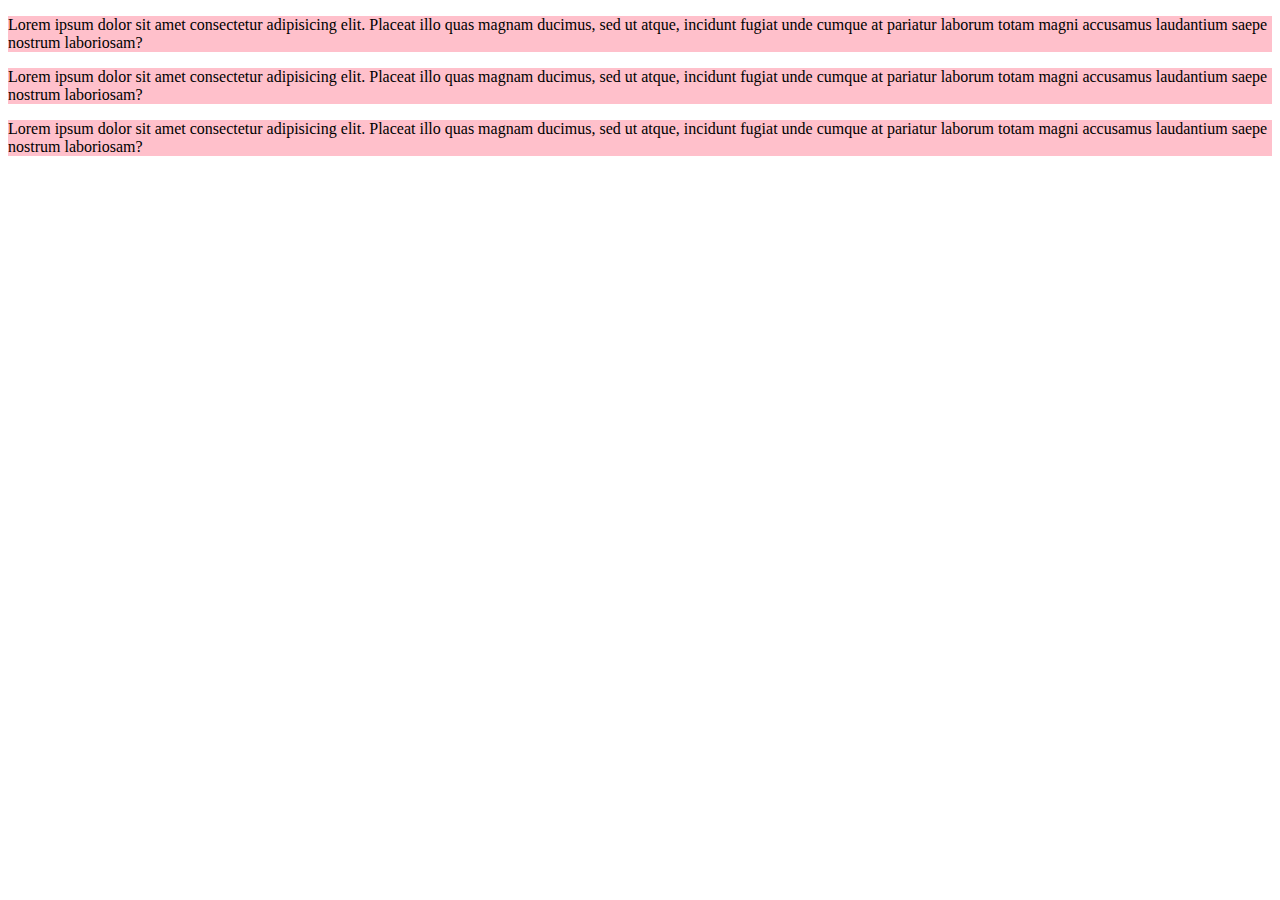
<file: Selectors and Event Handling/index.html>
<!DOCTYPE html>
<html lang="en">
  <head>
    <meta charset="UTF-8" />
    <meta http-equiv="X-UA-Compatible" content="IE=edge" />
    <meta name="viewport" content="width=device-width, initial-scale=1.0" />
    <title>Document</title>
  </head>
  <body>
    <!-- <h1>
      Lorem ipsum dolor sit amet consectetur adipisicing elit. Ex reiciendis
      possimus itaque illum atque mollitia illo, earum repellat dolorum.
    </h1> -->
    <!-- <input id="blogTitle" type="text" placeholder="What to read next?" />
    <button>Save Post</button>
    <hr />
    <ul id="allPosts"></ul> -->
    <p class="intro">
      Lorem ipsum dolor sit amet consectetur adipisicing elit. Placeat illo quas
      magnam ducimus, sed ut atque, incidunt fugiat unde cumque at pariatur
      laborum totam magni accusamus laudantium saepe nostrum laboriosam?
    </p>
    <p class="intro">
      Lorem ipsum dolor sit amet consectetur adipisicing elit. Placeat illo quas
      magnam ducimus, sed ut atque, incidunt fugiat unde cumque at pariatur
      laborum totam magni accusamus laudantium saepe nostrum laboriosam?
    </p>
    <p class="intro">
      Lorem ipsum dolor sit amet consectetur adipisicing elit. Placeat illo quas
      magnam ducimus, sed ut atque, incidunt fugiat unde cumque at pariatur
      laborum totam magni accusamus laudantium saepe nostrum laboriosam?
    </p>
    <script src="script.js"></script>
  </body>
</html>
</file>
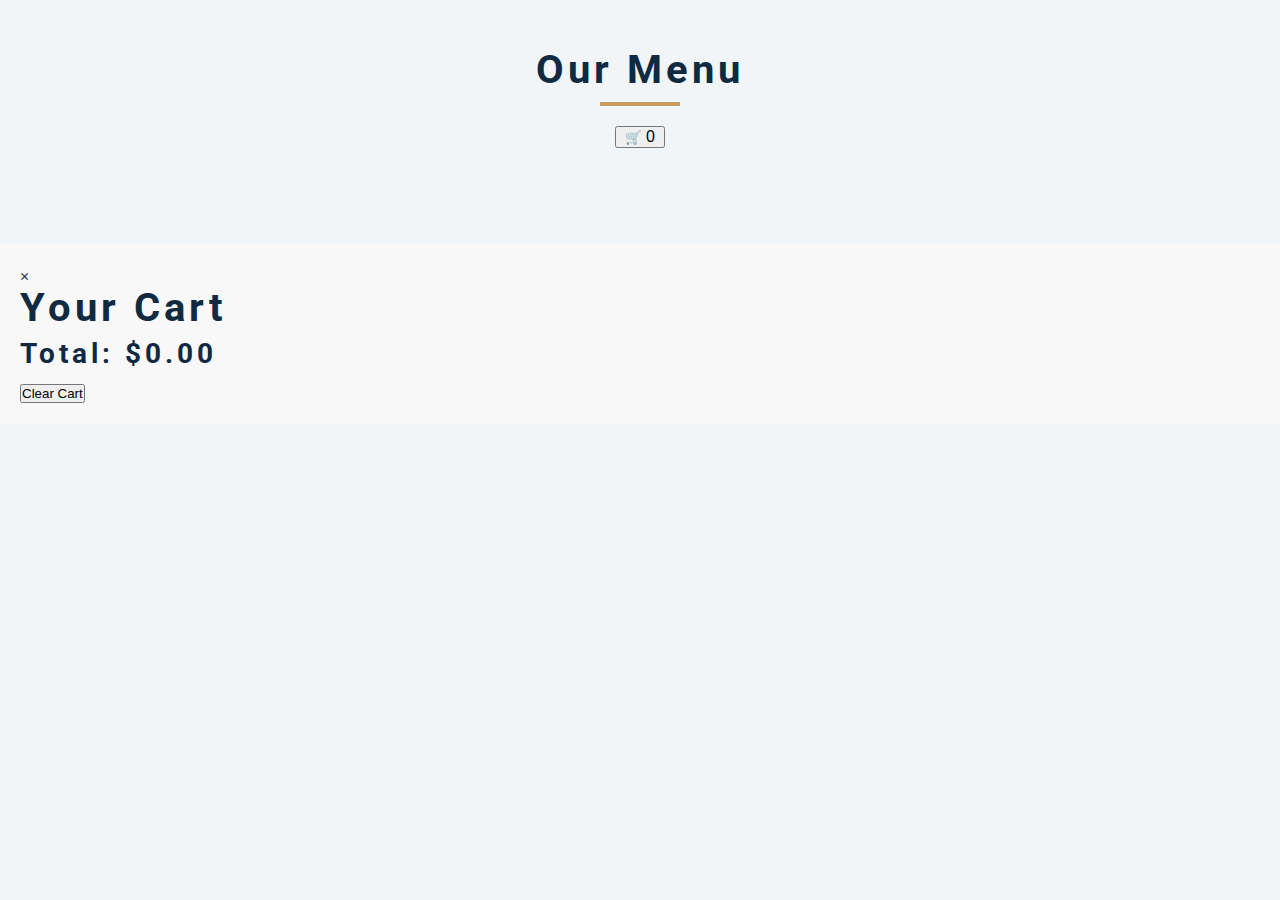
<file: 08-menu-2/final/index.html>
<!DOCTYPE html>
<html lang="en">
  <head>
    <meta charset="UTF-8" />
    <meta name="viewport" content="width=device-width, initial-scale=1.0" />
    <title>Menu</title>
    <link rel="stylesheet" href="styles.css" />
  </head>
  <body>
    <header>
      <div class="title" style="margin-top: 50px">
        <h2>our menu</h2>

        <div class="underline"></div>
        <button class="cart-btn" style="margin-top: 20px; width: 50px">
          <span class="cart-icon">&#128722;</span>
          <span class="cart-items" style="font-size: 16px">0</span>
        </button>
      </div>
    </header>
    <div class="btn-container">
      <!-- Category buttons will be dynamically added here -->
    </div>

    <section class="section-center">
      <!-- Menu items will be dynamically added here -->
    </section>

    <div class="cart-overlay">
      <div class="cart">
        <span class="cart-close">&times;</span>
        <h2>Your Cart</h2>
        <div class="cart-content">
          <!-- Cart items will be dynamically added here -->
        </div>
        <div class="cart-footer">
          <h3>Total: <span class="cart-total">$0.00</span></h3>
          <button class="clear-cart">Clear Cart</button>
        </div>
      </div>
    </div>

    <script src="app.js"></script>
  </body>
</html>
</file>
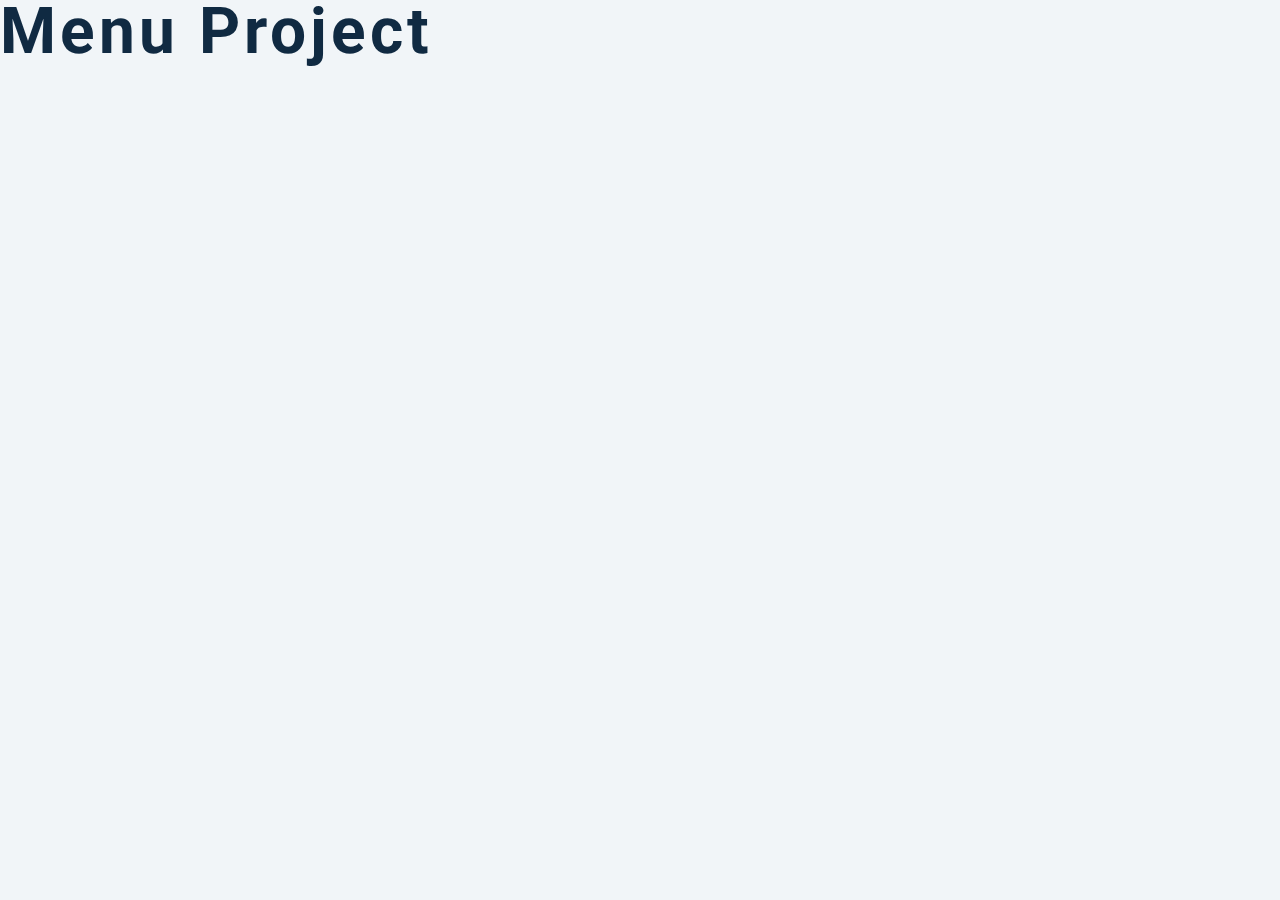
<file: 08-menu-2/setup/index.html>
<!DOCTYPE html>
<html lang="en">
  <head>
    <meta charset="UTF-8" />
    <meta name="viewport" content="width=device-width, initial-scale=1.0" />
    <title>Starter</title>
    <!-- font-awesome -->
    <link
      rel="stylesheet"
      href="https://cdnjs.cloudflare.com/ajax/libs/font-awesome/5.14.0/css/all.min.css"
    />
    <!-- styles -->
    <link rel="stylesheet" href="styles.css" />
  </head>
  <body>
    <h1>menu project</h1>
    <!-- javascript -->
    <script src="app.js"></script>
  </body>
</html>
</file>
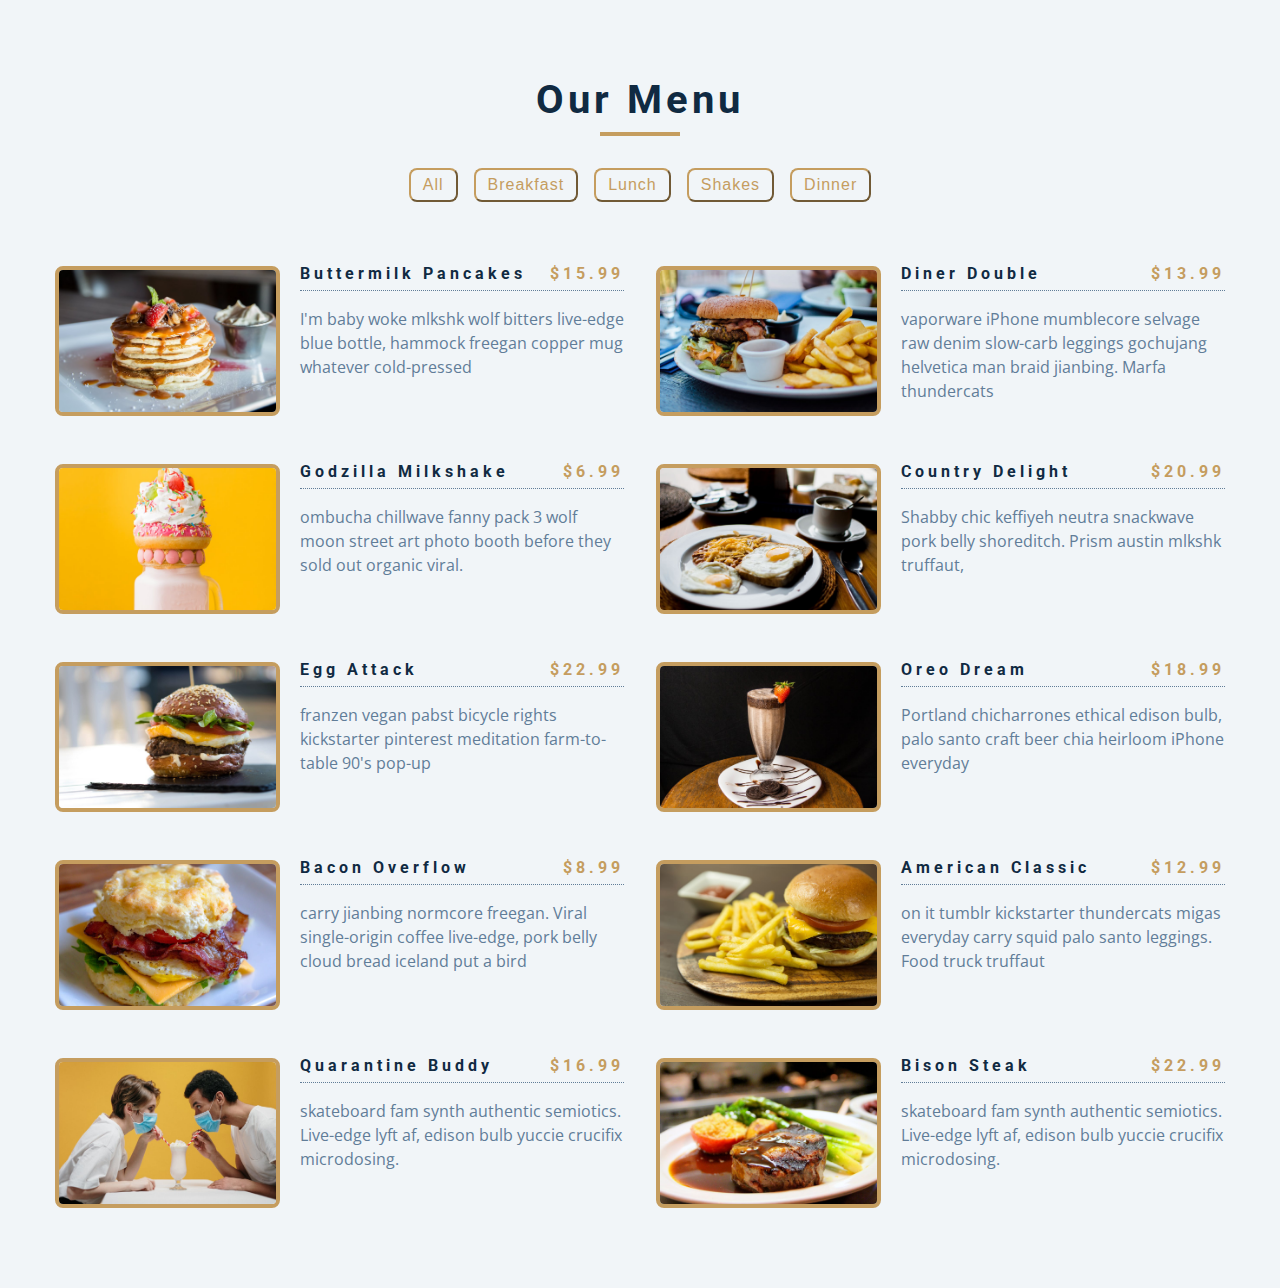
<file: 08-menu/final/index.html>
<!DOCTYPE html>
<html lang="en">
  <head>
    <meta charset="UTF-8" />
    <meta name="viewport" content="width=device-width, initial-scale=1.0" />
    <title>Menu</title>
    <!-- font-awesome -->
    <link
      rel="stylesheet"
      href="https://cdnjs.cloudflare.com/ajax/libs/font-awesome/5.14.0/css/all.min.css"
    />
    <!-- styles -->
    <link rel="stylesheet" href="styles.css" />
  </head>
  <body>
    <section class="menu">
      <!-- title -->
      <div class="title">
        <h2>our menu</h2>
        <div class="underline"></div>
      </div>
      <!-- filter buttons -->
      <div class="btn-container">
        <!-- <button type="button" class="filter-btn" data-id="all">all</button>
        <button type="button" class="filter-btn" data-id="breakfast">
          breakfast
        </button>
        <button type="button" class="filter-btn" data-id="lunch">lunch</button>
        <button type="button" class="filter-btn" data-id="shakes">
          shakes
        </button> -->
      </div>
      <!-- menu items -->
      <div class="section-center">
        <!-- single item -->
        <article class="menu-item">
          <img src="./menu-item.jpeg" alt="menu item" class="photo" />
          <div class="item-info">
            <header>
              <h4>buttermilk pancakes</h4>
              <h4 class="price">$15</h4>
            </header>
            <p class="item-text">
              Lorem ipsum dolor sit amet consectetur adipisicing elit.
              Repudiandae, sint quam. Et reprehenderit fugiat nesciunt inventore
              laboriosam excepturi! Quo, officia.
            </p>
          </div>
        </article>
        <!-- end of single item -->
        <!-- single item -->
        <article class="menu-item">
          <img src="./menu-item.jpeg" alt="menu item" class="photo" />
          <div class="item-info">
            <header>
              <h4>buttermilk pancakes</h4>
              <h4 class="price">$15</h4>
            </header>
            <p class="item-text">
              Lorem ipsum dolor sit amet consectetur adipisicing elit.
              Repudiandae, sint quam. Et reprehenderit fugiat nesciunt inventore
              laboriosam excepturi! Quo, officia.
            </p>
          </div>
        </article>
        <!-- end of single item -->
        <!-- single item -->
        <article class="menu-item">
          <img src="./menu-item.jpeg" alt="menu item" class="photo" />
          <div class="item-info">
            <header>
              <h4>buttermilk pancakes</h4>
              <h4 class="price">$15</h4>
            </header>
            <p class="item-text">
              Lorem ipsum dolor sit amet consectetur adipisicing elit.
              Repudiandae, sint quam. Et reprehenderit fugiat nesciunt inventore
              laboriosam excepturi! Quo, officia.
            </p>
          </div>
        </article>
        <!-- end of single item -->
      </div>
    </section>
    <!-- javascript -->
    <script src="app.js"></script>
  </body>
</html>
</file>
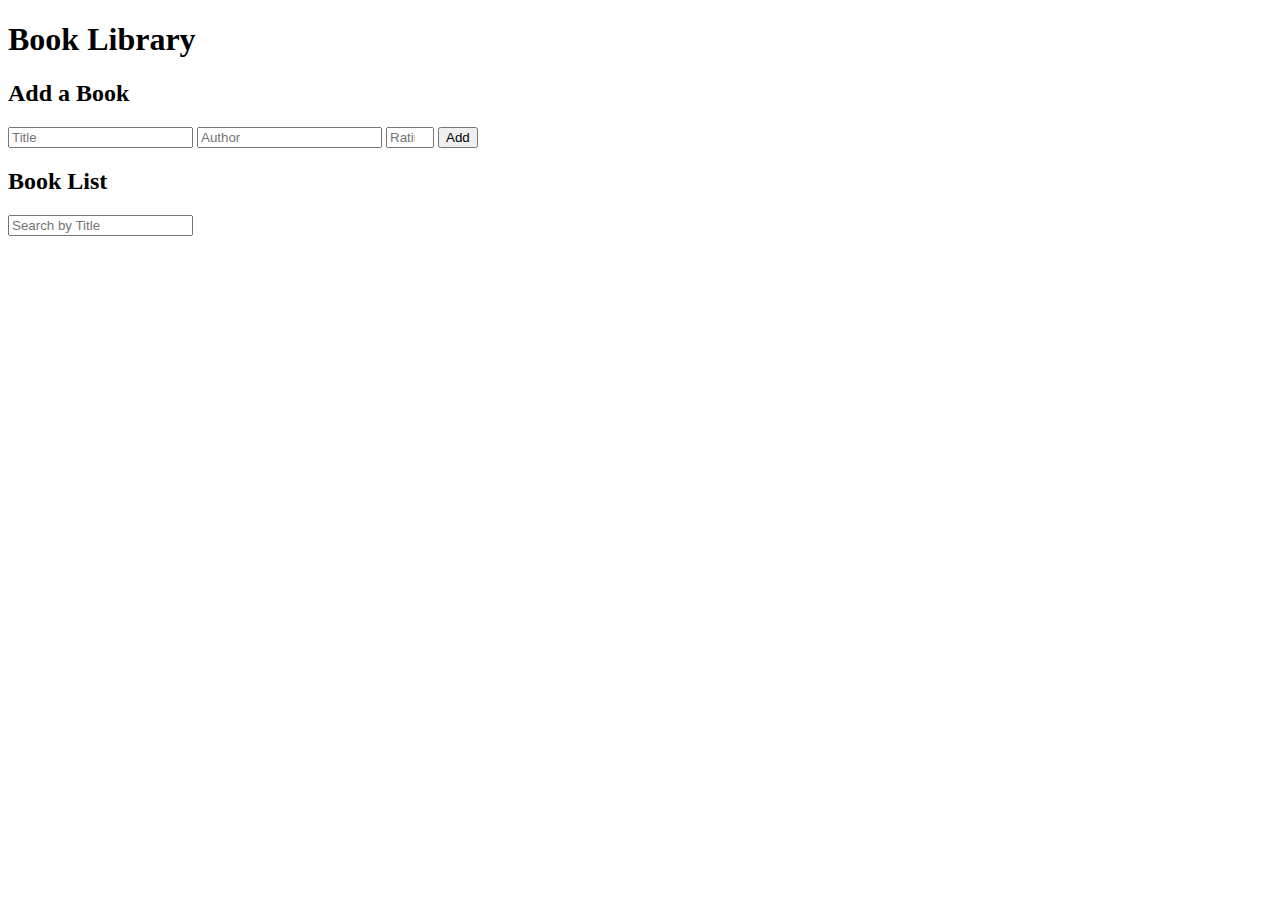
<file: Selectors and Event Handling/temp.html>
<!DOCTYPE html>
<html>
  <head>
    <title>Book Library</title>
    <style>
      .book-card {
        border: 1px solid #ccc;
        border-radius: 4px;
        padding: 10px;
        margin-bottom: 10px;
      }

      .book-title {
        margin-top: 0;
      }

      .book-author {
        margin-bottom: 5px;
      }

      .book-rating {
        margin-bottom: 5px;
      }

      .book-actions {
        margin-top: 5px;
      }

      .remove-button {
        margin-right: 5px;
      }
    </style>
  </head>
  <body>
    <h1>Book Library</h1>

    <!-- Add Book Form -->
    <h2>Add a Book</h2>
    <form id="add-book-form">
      <input type="text" id="book-title" placeholder="Title" required />
      <input type="text" id="book-author" placeholder="Author" required />
      <input
        type="number"
        id="book-rating"
        placeholder="Rating (1-5)"
        min="1"
        max="5"
        required
      />
      <button type="submit">Add</button>
    </form>

    <!-- Book List -->
    <h2>Book List</h2>
    <input type="text" id="search-input" placeholder="Search by Title" />
    <ul id="book-list">
      <!-- Books will be dynamically added here -->
    </ul>
    <script src="temp.js"></script>
  </body>
</html>
</file>
<file: 08-menu-2/final/styles.css>
/*
=============== 
Fonts
===============
*/
@import url("https://fonts.googleapis.com/css?family=Open+Sans|Roboto:400,700&display=swap");

/*
=============== 
Variables
===============
*/

:root {
  /* dark shades of primary color*/
  --clr-primary-1: hsl(205, 86%, 17%);
  --clr-primary-2: hsl(205, 77%, 27%);
  --clr-primary-3: hsl(205, 72%, 37%);
  --clr-primary-4: hsl(205, 63%, 48%);
  /* primary/main color */
  --clr-primary-5: #49a6e9;
  /* lighter shades of primary color */
  --clr-primary-6: hsl(205, 89%, 70%);
  --clr-primary-7: hsl(205, 90%, 76%);
  --clr-primary-8: hsl(205, 86%, 81%);
  --clr-primary-9: hsl(205, 90%, 88%);
  --clr-primary-10: hsl(205, 100%, 96%);
  /* darkest grey - used for headings */
  --clr-grey-1: hsl(209, 61%, 16%);
  --clr-grey-2: hsl(211, 39%, 23%);
  --clr-grey-3: hsl(209, 34%, 30%);
  --clr-grey-4: hsl(209, 28%, 39%);
  /* grey used for paragraphs */
  --clr-grey-5: hsl(210, 22%, 49%);
  --clr-grey-6: hsl(209, 23%, 60%);
  --clr-grey-7: hsl(211, 27%, 70%);
  --clr-grey-8: hsl(210, 31%, 80%);
  --clr-grey-9: hsl(212, 33%, 89%);
  --clr-grey-10: hsl(210, 36%, 96%);
  --clr-white: #fff;
  --clr-red-dark: hsl(360, 67%, 44%);
  --clr-red-light: hsl(360, 71%, 66%);
  --clr-green-dark: hsl(125, 67%, 44%);
  --clr-green-light: hsl(125, 71%, 66%);
  --clr-gold: #c59d5f;
  --clr-black: #222;
  --ff-primary: "Roboto", sans-serif;
  --ff-secondary: "Open Sans", sans-serif;
  --transition: all 0.3s linear;
  --spacing: 0.25rem;
  --radius: 0.5rem;
  --light-shadow: 0 5px 15px rgba(0, 0, 0, 0.1);
  --dark-shadow: 0 5px 15px rgba(0, 0, 0, 0.2);
  --max-width: 1170px;
  --fixed-width: 620px;
}
/*
=============== 
Global Styles
===============
*/

*,
::after,
::before {
  margin: 0;
  padding: 0;
  box-sizing: border-box;
}
body {
  font-family: var(--ff-secondary);
  background: var(--clr-grey-10);
  color: var(--clr-grey-1);
  line-height: 1.5;
  font-size: 0.875rem;
}
ul {
  list-style-type: none;
}
a {
  text-decoration: none;
}
img:not(.logo) {
  width: 100%;
}
img {
  display: block;
}

h1,
h2,
h3,
h4 {
  letter-spacing: var(--spacing);
  text-transform: capitalize;
  line-height: 1.25;
  margin-bottom: 0.75rem;
  font-family: var(--ff-primary);
}
h1 {
  font-size: 3rem;
}
h2 {
  font-size: 2rem;
}
h3 {
  font-size: 1.25rem;
}
h4 {
  font-size: 0.875rem;
}
p {
  margin-bottom: 1.25rem;
  color: var(--clr-grey-5);
}
@media screen and (min-width: 800px) {
  h1 {
    font-size: 4rem;
  }
  h2 {
    font-size: 2.5rem;
  }
  h3 {
    font-size: 1.75rem;
  }
  h4 {
    font-size: 1rem;
  }
  body {
    font-size: 1rem;
  }
  h1,
  h2,
  h3,
  h4 {
    line-height: 1;
  }
}
/*  global classes */

.btn {
  text-transform: uppercase;
  background: transparent;
  color: var(--clr-black);
  padding: 0.375rem 0.75rem;
  letter-spacing: var(--spacing);
  display: inline-block;
  transition: var(--transition);
  font-size: 0.875rem;
  border: 2px solid var(--clr-black);
  cursor: pointer;
  box-shadow: 0 1px 3px rgba(0, 0, 0, 0.2);
  border-radius: var(--radius);
}
.btn:hover {
  color: var(--clr-white);
  background: var(--clr-black);
}
/* section */
.section {
  padding: 5rem 0;
}

main {
  min-height: 100vh;
  display: grid;
  place-items: center;
}
/*
=============== 
Menu
===============
*/

.menu {
  padding: 5rem 0;
}
.title {
  text-align: center;
  margin-bottom: 2rem;
}
.underline {
  width: 5rem;
  height: 0.25rem;
  background: var(--clr-gold);
  margin-left: auto;
  margin-right: auto;
}
.btn-container {
  margin-bottom: 4rem;
  display: flex;
  justify-content: center;
}
.filter-btn {
  background: transparent;
  border-color: var(--clr-gold);
  font-size: 1rem;
  text-transform: capitalize;
  margin: 0 0.5rem;
  letter-spacing: 1px;
  border-radius: var(--radius);
  padding: 0.375rem 0.75rem;
  color: var(--clr-gold);
  cursor: pointer;
  transition: var(--transition);
}
.filter-btn:hover {
  background: var(--clr-gold);
  color: var(--clr-white);
}
.section-center {
  width: 90vw;
  margin: 0 auto;
  max-width: 1170px;
  display: grid;
  gap: 3rem 2rem;
  justify-items: center;
}
.menu-item {
  display: grid;
  gap: 1rem 2rem;
  max-width: 25rem;
}
.photo {
  object-fit: cover;
  height: 200px;
  border: 0.25rem solid var(--clr-gold);
  border-radius: var(--radius);
}
.item-info header {
  display: flex;
  justify-content: space-between;
  border-bottom: 0.5px dotted var(--clr-grey-5);
}
.item-info h4 {
  margin-bottom: 0.5rem;
}
.price {
  color: var(--clr-gold);
}
.item-text {
  margin-bottom: 0;
  padding-top: 1rem;
}

@media screen and (min-width: 768px) {
  .menu-item {
    grid-template-columns: 225px 1fr;
    gap: 0 1.25rem;
    max-width: 40rem;
  }
  .photo {
    height: 175px;
  }
}
@media screen and (min-width: 1200px) {
  .section-center {
    width: 95vw;
    grid-template-columns: 1fr 1fr;
  }
  .photo {
    height: 150px;
  }
}

.add-to-cart{
  margin-top: 10px;
  width: 100%;
  height: 30px;
}

/* CSS for the cart */
.cart {
  background-color: #f8f8f8;
  padding: 20px;
}

.cart-header {
  display: flex;
  align-items: center;
  justify-content: space-between;
  margin-bottom: 10px;
}

.cart-title {
  font-size: 20px;
  font-weight: bold;
}

.cart-items {
  list-style-type: none;
  padding: 0;
  margin: 0;
}

.cart-item {
  display: flex;
  justify-content: space-between;
  align-items: center;
  margin-bottom: 10px;
}

.cart-item-image {
  width: 60px;
  height: 60px;
  object-fit: cover;
  margin-right: 10px;
}

.cart-item-title {
  font-weight: bold;
}

.cart-item-price {
  font-size: 14px;
}

.cart-item-remove {
  color: red;
  cursor: pointer;
}
</file>
<file: 08-menu-2/setup/styles.css>
/*
=============== 
Fonts
===============
*/
@import url("https://fonts.googleapis.com/css?family=Open+Sans|Roboto:400,700&display=swap");

/*
=============== 
Variables
===============
*/

:root {
  /* dark shades of primary color*/
  --clr-primary-1: hsl(205, 86%, 17%);
  --clr-primary-2: hsl(205, 77%, 27%);
  --clr-primary-3: hsl(205, 72%, 37%);
  --clr-primary-4: hsl(205, 63%, 48%);
  /* primary/main color */
  --clr-primary-5: #49a6e9;
  /* lighter shades of primary color */
  --clr-primary-6: hsl(205, 89%, 70%);
  --clr-primary-7: hsl(205, 90%, 76%);
  --clr-primary-8: hsl(205, 86%, 81%);
  --clr-primary-9: hsl(205, 90%, 88%);
  --clr-primary-10: hsl(205, 100%, 96%);
  /* darkest grey - used for headings */
  --clr-grey-1: hsl(209, 61%, 16%);
  --clr-grey-2: hsl(211, 39%, 23%);
  --clr-grey-3: hsl(209, 34%, 30%);
  --clr-grey-4: hsl(209, 28%, 39%);
  /* grey used for paragraphs */
  --clr-grey-5: hsl(210, 22%, 49%);
  --clr-grey-6: hsl(209, 23%, 60%);
  --clr-grey-7: hsl(211, 27%, 70%);
  --clr-grey-8: hsl(210, 31%, 80%);
  --clr-grey-9: hsl(212, 33%, 89%);
  --clr-grey-10: hsl(210, 36%, 96%);
  --clr-white: #fff;
  --clr-red-dark: hsl(360, 67%, 44%);
  --clr-red-light: hsl(360, 71%, 66%);
  --clr-green-dark: hsl(125, 67%, 44%);
  --clr-green-light: hsl(125, 71%, 66%);
  --clr-gold: #c59d5f;
  --clr-black: #222;
  --ff-primary: "Roboto", sans-serif;
  --ff-secondary: "Open Sans", sans-serif;
  --transition: all 0.3s linear;
  --spacing: 0.25rem;
  --radius: 0.5rem;
  --light-shadow: 0 5px 15px rgba(0, 0, 0, 0.1);
  --dark-shadow: 0 5px 15px rgba(0, 0, 0, 0.2);
  --max-width: 1170px;
  --fixed-width: 620px;
}
/*
=============== 
Global Styles
===============
*/

*,
::after,
::before {
  margin: 0;
  padding: 0;
  box-sizing: border-box;
}
body {
  font-family: var(--ff-secondary);
  background: var(--clr-grey-10);
  color: var(--clr-grey-1);
  line-height: 1.5;
  font-size: 0.875rem;
}
ul {
  list-style-type: none;
}
a {
  text-decoration: none;
}
img:not(.logo) {
  width: 100%;
}
img {
  display: block;
}

h1,
h2,
h3,
h4 {
  letter-spacing: var(--spacing);
  text-transform: capitalize;
  line-height: 1.25;
  margin-bottom: 0.75rem;
  font-family: var(--ff-primary);
}
h1 {
  font-size: 3rem;
}
h2 {
  font-size: 2rem;
}
h3 {
  font-size: 1.25rem;
}
h4 {
  font-size: 0.875rem;
}
p {
  margin-bottom: 1.25rem;
  color: var(--clr-grey-5);
}
@media screen and (min-width: 800px) {
  h1 {
    font-size: 4rem;
  }
  h2 {
    font-size: 2.5rem;
  }
  h3 {
    font-size: 1.75rem;
  }
  h4 {
    font-size: 1rem;
  }
  body {
    font-size: 1rem;
  }
  h1,
  h2,
  h3,
  h4 {
    line-height: 1;
  }
}
/*  global classes */

.btn {
  text-transform: uppercase;
  background: transparent;
  color: var(--clr-black);
  padding: 0.375rem 0.75rem;
  letter-spacing: var(--spacing);
  display: inline-block;
  transition: var(--transition);
  font-size: 0.875rem;
  border: 2px solid var(--clr-black);
  cursor: pointer;
  box-shadow: 0 1px 3px rgba(0, 0, 0, 0.2);
  border-radius: var(--radius);
}
.btn:hover {
  color: var(--clr-white);
  background: var(--clr-black);
}
/* section */
.section {
  padding: 5rem 0;
}

main {
  min-height: 100vh;
  display: grid;
  place-items: center;
}
/*
=============== 
Menu
===============
*/

.menu {
  padding: 5rem 0;
}
.title {
  text-align: center;
  margin-bottom: 2rem;
}
.underline {
  width: 5rem;
  height: 0.25rem;
  background: var(--clr-gold);
  margin-left: auto;
  margin-right: auto;
}
.btn-container {
  margin-bottom: 4rem;
  display: flex;
  justify-content: center;
}
.filter-btn {
  background: transparent;
  border-color: var(--clr-gold);
  font-size: 1rem;
  text-transform: capitalize;
  margin: 0 0.5rem;
  letter-spacing: 1px;
  border-radius: var(--radius);
  padding: 0.375rem 0.75rem;
  color: var(--clr-gold);
  cursor: pointer;
  transition: var(--transition);
}
.filter-btn:hover {
  background: var(--clr-gold);
  color: var(--clr-white);
}
.section-center {
  width: 90vw;
  margin: 0 auto;
  max-width: 1170px;
  display: grid;
  gap: 3rem 2rem;
  justify-items: center;
}
.menu-item {
  display: grid;
  gap: 1rem 2rem;
  max-width: 25rem;
}
.photo {
  object-fit: cover;
  height: 200px;
  border: 0.25rem solid var(--clr-gold);
  border-radius: var(--radius);
}
.item-info header {
  display: flex;
  justify-content: space-between;
  border-bottom: 0.5px dotted var(--clr-grey-5);
}
.item-info h4 {
  margin-bottom: 0.5rem;
}
.price {
  color: var(--clr-gold);
}
.item-text {
  margin-bottom: 0;
  padding-top: 1rem;
}

@media screen and (min-width: 768px) {
  .menu-item {
    grid-template-columns: 225px 1fr;
    gap: 0 1.25rem;
    max-width: 40rem;
  }
  .photo {
    height: 175px;
  }
}
@media screen and (min-width: 1200px) {
  .section-center {
    width: 95vw;
    grid-template-columns: 1fr 1fr;
  }
  .photo {
    height: 150px;
  }
}
</file>
<file: 08-menu/final/styles.css>
/*
=============== 
Fonts
===============
*/
@import url("https://fonts.googleapis.com/css?family=Open+Sans|Roboto:400,700&display=swap");

/*
=============== 
Variables
===============
*/

:root {
  /* dark shades of primary color*/
  --clr-primary-1: hsl(205, 86%, 17%);
  --clr-primary-2: hsl(205, 77%, 27%);
  --clr-primary-3: hsl(205, 72%, 37%);
  --clr-primary-4: hsl(205, 63%, 48%);
  /* primary/main color */
  --clr-primary-5: #49a6e9;
  /* lighter shades of primary color */
  --clr-primary-6: hsl(205, 89%, 70%);
  --clr-primary-7: hsl(205, 90%, 76%);
  --clr-primary-8: hsl(205, 86%, 81%);
  --clr-primary-9: hsl(205, 90%, 88%);
  --clr-primary-10: hsl(205, 100%, 96%);
  /* darkest grey - used for headings */
  --clr-grey-1: hsl(209, 61%, 16%);
  --clr-grey-2: hsl(211, 39%, 23%);
  --clr-grey-3: hsl(209, 34%, 30%);
  --clr-grey-4: hsl(209, 28%, 39%);
  /* grey used for paragraphs */
  --clr-grey-5: hsl(210, 22%, 49%);
  --clr-grey-6: hsl(209, 23%, 60%);
  --clr-grey-7: hsl(211, 27%, 70%);
  --clr-grey-8: hsl(210, 31%, 80%);
  --clr-grey-9: hsl(212, 33%, 89%);
  --clr-grey-10: hsl(210, 36%, 96%);
  --clr-white: #fff;
  --clr-red-dark: hsl(360, 67%, 44%);
  --clr-red-light: hsl(360, 71%, 66%);
  --clr-green-dark: hsl(125, 67%, 44%);
  --clr-green-light: hsl(125, 71%, 66%);
  --clr-gold: #c59d5f;
  --clr-black: #222;
  --ff-primary: "Roboto", sans-serif;
  --ff-secondary: "Open Sans", sans-serif;
  --transition: all 0.3s linear;
  --spacing: 0.25rem;
  --radius: 0.5rem;
  --light-shadow: 0 5px 15px rgba(0, 0, 0, 0.1);
  --dark-shadow: 0 5px 15px rgba(0, 0, 0, 0.2);
  --max-width: 1170px;
  --fixed-width: 620px;
}
/*
=============== 
Global Styles
===============
*/

*,
::after,
::before {
  margin: 0;
  padding: 0;
  box-sizing: border-box;
}
body {
  font-family: var(--ff-secondary);
  background: var(--clr-grey-10);
  color: var(--clr-grey-1);
  line-height: 1.5;
  font-size: 0.875rem;
}
ul {
  list-style-type: none;
}
a {
  text-decoration: none;
}
img:not(.logo) {
  width: 100%;
}
img {
  display: block;
}

h1,
h2,
h3,
h4 {
  letter-spacing: var(--spacing);
  text-transform: capitalize;
  line-height: 1.25;
  margin-bottom: 0.75rem;
  font-family: var(--ff-primary);
}
h1 {
  font-size: 3rem;
}
h2 {
  font-size: 2rem;
}
h3 {
  font-size: 1.25rem;
}
h4 {
  font-size: 0.875rem;
}
p {
  margin-bottom: 1.25rem;
  color: var(--clr-grey-5);
}
@media screen and (min-width: 800px) {
  h1 {
    font-size: 4rem;
  }
  h2 {
    font-size: 2.5rem;
  }
  h3 {
    font-size: 1.75rem;
  }
  h4 {
    font-size: 1rem;
  }
  body {
    font-size: 1rem;
  }
  h1,
  h2,
  h3,
  h4 {
    line-height: 1;
  }
}
/*  global classes */

.btn {
  text-transform: uppercase;
  background: transparent;
  color: var(--clr-black);
  padding: 0.375rem 0.75rem;
  letter-spacing: var(--spacing);
  display: inline-block;
  transition: var(--transition);
  font-size: 0.875rem;
  border: 2px solid var(--clr-black);
  cursor: pointer;
  box-shadow: 0 1px 3px rgba(0, 0, 0, 0.2);
  border-radius: var(--radius);
}
.btn:hover {
  color: var(--clr-white);
  background: var(--clr-black);
}
/* section */
.section {
  padding: 5rem 0;
}

main {
  min-height: 100vh;
  display: grid;
  place-items: center;
}
/*
=============== 
Menu
===============
*/

.menu {
  padding: 5rem 0;
}
.title {
  text-align: center;
  margin-bottom: 2rem;
}
.underline {
  width: 5rem;
  height: 0.25rem;
  background: var(--clr-gold);
  margin-left: auto;
  margin-right: auto;
}
.btn-container {
  margin-bottom: 4rem;
  display: flex;
  justify-content: center;
}
.filter-btn {
  background: transparent;
  border-color: var(--clr-gold);
  font-size: 1rem;
  text-transform: capitalize;
  margin: 0 0.5rem;
  letter-spacing: 1px;
  border-radius: var(--radius);
  padding: 0.375rem 0.75rem;
  color: var(--clr-gold);
  cursor: pointer;
  transition: var(--transition);
}
.filter-btn:hover {
  background: var(--clr-gold);
  color: var(--clr-white);
}
.section-center {
  width: 90vw;
  margin: 0 auto;
  max-width: 1170px;
  display: grid;
  gap: 3rem 2rem;
  justify-items: center;
}
.menu-item {
  display: grid;
  gap: 1rem 2rem;
  max-width: 25rem;
}
.photo {
  object-fit: cover;
  height: 200px;
  border: 0.25rem solid var(--clr-gold);
  border-radius: var(--radius);
}
.item-info header {
  display: flex;
  justify-content: space-between;
  border-bottom: 0.5px dotted var(--clr-grey-5);
}
.item-info h4 {
  margin-bottom: 0.5rem;
}
.price {
  color: var(--clr-gold);
}
.item-text {
  margin-bottom: 0;
  padding-top: 1rem;
}

@media screen and (min-width: 768px) {
  .menu-item {
    grid-template-columns: 225px 1fr;
    gap: 0 1.25rem;
    max-width: 40rem;
  }
  .photo {
    height: 175px;
  }
}
@media screen and (min-width: 1200px) {
  .section-center {
    width: 95vw;
    grid-template-columns: 1fr 1fr;
  }
  .photo {
    height: 150px;
  }
}
</file>
